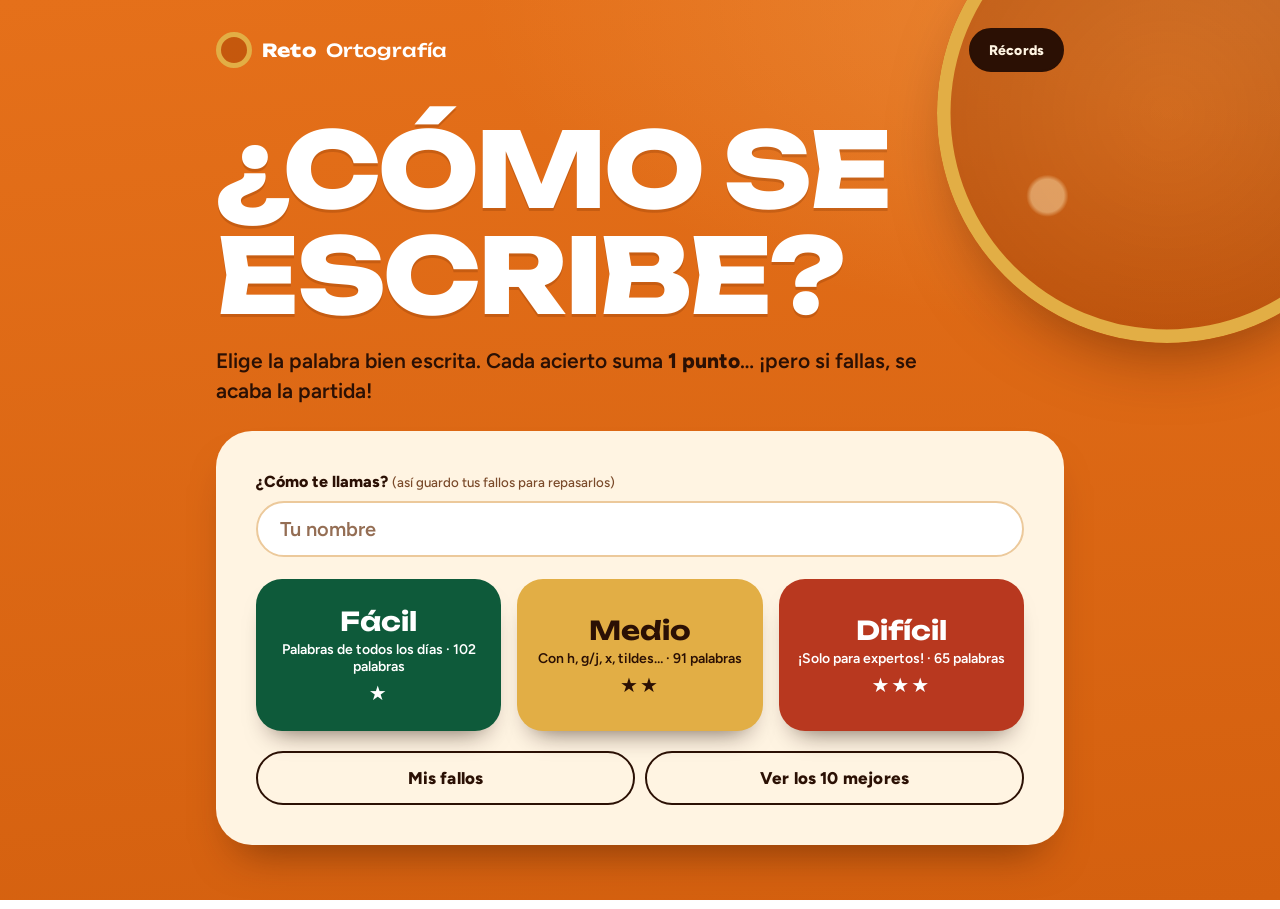
<file: index.html>
<!DOCTYPE html>
<html lang="es">
<head>
<meta charset="utf-8">
<meta name="viewport" content="width=device-width, initial-scale=1, viewport-fit=cover">
<title>Reto Ortografía · 6º de Primaria</title>
<link rel="preconnect" href="https://fonts.googleapis.com">
<link rel="preconnect" href="https://fonts.gstatic.com" crossorigin>
<link href="https://fonts.googleapis.com/css2?family=Unbounded:wght@500;700;800&family=Figtree:wght@500;700;800&display=swap" rel="stylesheet">
<link rel="stylesheet" href="style.css">
</head>
<body>
<div class="wrap">
  <header class="top">
    <button class="logo" id="logo" type="button" aria-label="Ir al inicio">Reto <span>Ortografía</span></button>
    <button class="btn small" id="btnRankTop" type="button">Récords</button>
  </header>

  <!-- INICIO -->
  <section id="screenStart" class="start">
    <h1><span class="ln">¿Cómo se</span><span class="ln">escribe?</span></h1>
    <p>Elige la palabra bien escrita. Cada acierto suma <b>1 punto</b>… ¡pero si fallas, se acaba la partida!</p>

    <div class="card">
      <label for="inPlayer">¿Cómo te llamas? <small>(así guardo tus fallos para repasarlos)</small></label>
      <input type="text" id="inPlayer" maxlength="24" autocomplete="off" placeholder="Tu nombre">

      <div class="levels" id="levels"></div>

      <div class="btnrow">
        <button class="btn secondary" id="btnFallos" type="button">Mis fallos <span class="count" id="fallosCount" hidden>0</span></button>
        <button class="btn secondary" id="btnRankStart" type="button">Ver los 10 mejores</button>
      </div>
    </div>
  </section>

  <!-- JUEGO / REPASO -->
  <section id="screenGame" hidden>
    <div class="hud">
      <div class="pill"><small id="hudL1">Puntos</small><b id="hudV1">0</b></div>
      <div class="pill"><small id="hudL2">Récord</small><b id="hudV2">0</b></div>
    </div>
    <div class="card">
      <div class="chips" id="chips"></div>
      <div class="question">¿Cuál está bien escrita?<span class="hint">Toca la opción correcta<span class="kbd-hint"> · o pulsa 1, 2 o 3 en el teclado</span></span></div>
      <div class="opts" id="opts"></div>
      <div class="feedback" id="feedback" aria-live="polite"></div>
    </div>
  </section>

  <!-- FIN DE PARTIDA -->
  <section id="screenEnd" class="card" hidden>
    <div class="center">
      <div class="chips" id="endChip"></div>
      <h2 id="endTitle">¡Fin de la partida!</h2>
      <div class="big-score" id="endScore">0</div>
      <p id="endSub">palabras seguidas</p>
    </div>
    <div class="review" id="review" hidden></div>

    <form id="nameForm" hidden novalidate>
      <h3 class="center">¡Estás entre los 10 mejores!</h3>
      <label for="inName">Tu nombre</label>
      <input type="text" id="inName" maxlength="24" autocomplete="off" placeholder="Nombre y primer apellido">
      <label for="inClass">Tu clase <small>(opcional)</small></label>
      <input type="text" id="inClass" maxlength="10" autocomplete="off" placeholder="Ej.: 6ºA">
      <div class="err" id="formErr" role="alert"></div>
      <button class="btn" type="submit">Guardar mi puntuación</button>
    </form>

    <p class="center" id="noTop" hidden>Aún no has entrado en el top 10 de este nivel. ¡Sigue practicando!</p>

    <div id="endBtns">
      <button class="btn" id="btnAgain" type="button">Jugar otra vez</button>
      <button class="btn secondary" id="btnEndRepaso" type="button">Repasar mis fallos</button>
      <button class="btn secondary" id="btnEndRank" type="button">Ver récords</button>
      <button class="btn secondary" id="btnEndHome" type="button">Cambiar de nivel</button>
    </div>
  </section>

  <!-- FIN DE REPASO -->
  <section id="screenRevEnd" class="card center" hidden>
    <h2 id="revTitle">¡Repaso terminado!</h2>
    <div class="sumrow">
      <div class="pill"><small>Dominadas</small><b id="revMastered">0</b></div>
      <div class="pill"><small>Te quedan</small><b id="revLeft">0</b></div>
    </div>
    <p id="revMsg"></p>
    <button class="btn" id="btnRevAgain" type="button">Seguir repasando</button>
    <button class="btn secondary" id="btnRevHome" type="button">Volver al inicio</button>
  </section>

  <!-- MIS FALLOS -->
  <section id="screenFallos" class="card" hidden>
    <h2 class="center">Mis fallos</h2>
    <p class="center" id="fallosIntro"></p>
    <ul class="flist" id="flist"></ul>
    <div class="empty" id="fallosEmpty" hidden>¡No tienes fallos pendientes!<br>Cuando te equivoques en una palabra, aparecerá aquí.</div>
    <button class="btn" id="btnStartRepaso" type="button">Repasar ahora</button>
    <button class="btn secondary" id="btnFallosBack" type="button">Volver</button>
  </section>

  <!-- RANKING -->
  <section id="screenRank" class="card" hidden>
    <h2 class="center">Los 10 mejores</h2>
    <div class="tabs" id="tabs" role="group" aria-label="Nivel">
      <button class="tab" type="button" data-level="facil" aria-pressed="false">★ Fácil</button>
      <button class="tab" type="button" data-level="medio" aria-pressed="false">★★ Medio</button>
      <button class="tab" type="button" data-level="dificil" aria-pressed="false">★★★ Difícil</button>
    </div>
    <ol class="rank" id="rankList"></ol>
    <div class="empty" id="rankEmpty" hidden>Todavía no hay récords en este nivel. ¡Sé el primero!</div>
    <button class="btn" id="btnBack" type="button">Volver</button>
    <div class="mode" id="modeNote"></div>
  </section>
</div>

<script src="jscript.js"></script>
</body>
</html>
</file>
<file: style.css>
/* =========================================================
   Estilo "luz dorada": mandarina, blanco gigante, dorado,
   verde botella y rojo labio. La lógica del juego no cambia.
   ========================================================= */
:root{
  box-sizing:border-box;
  padding-top:env(safe-area-inset-top,0px);
  padding-bottom:env(safe-area-inset-bottom,0px);
  --display:"Unbounded","Arial Black","Segoe UI",system-ui,sans-serif;
  --body:"Figtree","Segoe UI",system-ui,-apple-system,sans-serif;

  --bg1:#e5701a; --bg2:#d4600f; --glow:rgba(255,205,130,.30);
  --on-bg:#ffffff; --on-bg-ink:#2b1004;
  --paper:#fff4e2; --tint:#fbe0bb; --field:#ffffff;
  --ink:#2b1004; --muted:#7a4a2a; --line:#ecc99b;
  --brand:#2b1004; --brand-ink:#fff4e2;
  --accent:#d9620c;
  --ok:#0e5a3a; --ok-fill:#0e5a3a; --ok-ink:#ffffff; --ok-soft:#d6ebdd;
  --bad:#b8381f; --bad-fill:#b8381f; --bad-ink:#ffffff; --bad-soft:#f8d9cf;
  --gold:#e2ae45; --silver:#b4aca3; --bronze:#b8743f;
  --lv1:#0e5a3a; --lv1-ink:#ffffff;
  --lv2:#e2ae45; --lv2-ink:#2b1004;
  --lv3:#b8381f; --lv3-ink:#ffffff;
  --focus:#2b1004;
  --lift:0 26px 44px -22px rgba(72,26,0,.60);
  --lens-fill:rgba(160,60,0,.30); --lens-fill2:rgba(130,45,0,.42);
}
@media (prefers-color-scheme: dark){
  :root:not([data-theme="light"]){
    --bg1:#3d1a07; --bg2:#1c0b03; --glow:rgba(242,138,43,.30);
    --on-bg-ink:#ffd9ae;
    --paper:#2d1608; --tint:#412111; --field:#1f0e05;
    --ink:#ffebd2; --muted:#d9b48b; --line:#5b3519;
    --brand:#f28a1e; --brand-ink:#2b1004;
    --accent:#f7a84c;
    --ok:#5bd59b; --ok-fill:#5bd59b; --ok-ink:#06261a; --ok-soft:#113a2a;
    --bad:#ff9078; --bad-fill:#ff9078; --bad-ink:#3a0e05; --bad-soft:#4b2015;
    --lv1:#17784d; --lv3:#c4432a;
    --focus:#ffd28a;
    --lift:0 26px 44px -22px rgba(0,0,0,.75);
  }
}
:root[data-theme="dark"]{
  --bg1:#3d1a07; --bg2:#1c0b03; --glow:rgba(242,138,43,.30);
  --on-bg-ink:#ffd9ae;
  --paper:#2d1608; --tint:#412111; --field:#1f0e05;
  --ink:#ffebd2; --muted:#d9b48b; --line:#5b3519;
  --brand:#f28a1e; --brand-ink:#2b1004;
  --accent:#f7a84c;
  --ok:#5bd59b; --ok-fill:#5bd59b; --ok-ink:#06261a; --ok-soft:#113a2a;
  --bad:#ff9078; --bad-fill:#ff9078; --bad-ink:#3a0e05; --bad-soft:#4b2015;
  --lv1:#17784d; --lv3:#c4432a;
  --focus:#ffd28a;
  --lift:0 26px 44px -22px rgba(0,0,0,.75);
}

*{box-sizing:border-box}
html,body{margin:0;min-height:100%}
html{scroll-padding-top:env(safe-area-inset-top,0px);-webkit-text-size-adjust:100%}
*{-webkit-tap-highlight-color:transparent}
body{
  background:
    radial-gradient(90% 55% at 100% 0%,var(--glow),transparent 70%),
    linear-gradient(175deg,var(--bg1),var(--bg2));
  background-attachment:fixed;
  color:var(--ink);
  font-family:var(--body);
  font-size:18px; line-height:1.4;
}
/* La "lente": cristal tintado con aro dorado, como las gafas de la foto */
body::before{
  content:"";position:fixed;z-index:0;pointer-events:none;
  width:min(52vmin,460px);aspect-ratio:1;border-radius:50%;
  right:-13vmin;top:-13vmin;
  background:
    radial-gradient(circle at 24% 68%,rgba(255,236,190,.45) 0 3.5%,transparent 4.5%),
    radial-gradient(circle at 50% 50%,var(--lens-fill),var(--lens-fill2));
  box-shadow:inset 0 0 0 clamp(8px,1.5vmin,14px) var(--gold),0 30px 70px -30px rgba(60,20,0,.6);
}
.wrap{position:relative;z-index:1;width:100%;max-width:640px;margin:0 auto;
  padding:16px max(16px,env(safe-area-inset-right)) 48px max(16px,env(safe-area-inset-left))}

/* Cabecera */
header.top{display:flex;align-items:center;justify-content:space-between;gap:8px;margin-bottom:clamp(22px,6vw,44px)}
.logo{
  display:flex;align-items:center;gap:10px;background:none;border:0;padding:4px 0;cursor:pointer;
  font-family:var(--display);font-weight:800;font-size:15px;color:#fff;letter-spacing:.01em;text-align:left;
}
.logo span{font-weight:500}
.logo::before{
  content:"";flex:none;width:26px;height:26px;border-radius:50%;
  border:5px solid var(--gold);background:rgba(160,60,0,.45);
}

/* Paneles */
.card{background:var(--paper);color:var(--ink);border-radius:36px;padding:clamp(22px,5vw,40px);box-shadow:var(--lift)}
h1,h2,h3{margin:0 0 10px;line-height:1.1;font-family:var(--display)}
h2{font-size:clamp(20px,5vw,28px);font-weight:800;letter-spacing:-.01em}
h3{font-size:clamp(17px,4.2vw,21px);font-weight:700}
p{margin:6px 0 14px;color:var(--muted)}
.center{text-align:center}

/* Inicio: el titular gigante es la pieza principal */
.start h1{
  font-size:clamp(34px,10.4vw,104px);font-weight:800;line-height:1.02;letter-spacing:-.03em;
  text-transform:uppercase;color:#fff;margin:0 0 18px;
  text-shadow:0 3px 0 rgba(110,40,0,.22);
}
.start h1 .ln{display:block}
.start>p{font-size:clamp(17px,4.4vw,21px);font-weight:600;color:var(--on-bg-ink);max-width:34em;margin:0 0 26px}
.start>p b{font-weight:800}
@keyframes rise{from{clip-path:inset(-30% -5% 100% -5%);transform:translateY(26px)}to{clip-path:inset(-30% -5% -15% -5%);transform:none}}
.start h1 .ln{animation:rise .85s cubic-bezier(.2,.8,.2,1) both}
.start h1 .ln:nth-child(2){animation-delay:.14s}

/* Botones */
.btn{
  font-family:var(--body);font-weight:800;font-size:17px;letter-spacing:.01em;cursor:pointer;
  border:2px solid var(--brand);border-radius:999px;padding:14px 26px;min-height:54px;
  color:var(--brand-ink);background:var(--brand);width:100%;margin-top:12px;
  transition:transform .12s,background .12s,box-shadow .12s;
}
.btn:active{transform:scale(.98)}
.btn.secondary{background:transparent;color:var(--ink);border-color:var(--ink)}
.btn.small{width:auto;font-size:14px;padding:8px 18px;min-height:44px;margin:0}
.btn:disabled{opacity:.6;cursor:default}
.btn:focus-visible,.opt:focus-visible,.lvl:focus-visible,.tab:focus-visible,.logo:focus-visible,input:focus-visible{
  outline:3px solid var(--focus);outline-offset:3px;
}
.btnrow,#endBtns{display:grid;gap:10px;margin-top:12px}
.btnrow{margin-top:20px}
.btnrow .btn,#endBtns .btn{margin:0}
.count{
  display:inline-block;min-width:26px;padding:0 8px;margin-left:6px;border-radius:999px;
  background:var(--bad-fill);color:var(--bad-ink);font-size:14px;line-height:22px;
}

/* Formularios */
label{font-weight:800;display:block;margin:0 0 8px;text-align:left;font-size:16px}
label+input,form label{margin-top:0}
form label{margin-top:14px}
label small{font-weight:500;color:var(--muted)}
input[type=text]{
  font-family:var(--body);font-size:20px;font-weight:600;width:100%;padding:14px 22px;border-radius:999px;
  border:2px solid var(--line);background:var(--field);color:var(--ink);
}
input[type=text]:focus{border-color:var(--ink)}
input::placeholder{color:var(--muted);opacity:.8}

/* Niveles */
.levels{display:grid;gap:12px;margin-top:18px}
.lvl{
  font-family:var(--display);cursor:pointer;border:0;border-radius:26px;text-align:left;min-height:68px;
  padding:14px 22px;display:flex;align-items:center;justify-content:space-between;gap:10px;
  font-weight:700;font-size:20px;box-shadow:0 16px 26px -16px rgba(30,10,0,.65);
  transition:transform .12s,box-shadow .12s;
}
.lvl small{display:block;font-family:var(--body);font-weight:600;font-size:14px;margin-top:2px}
.lvl .st{font-family:var(--body);font-size:20px;letter-spacing:2px;white-space:nowrap}
.lvl:active{transform:scale(.98)}
.lvl[data-level="facil"]{background:var(--lv1);color:var(--lv1-ink)}
.lvl[data-level="medio"]{background:var(--lv2);color:var(--lv2-ink)}
.lvl[data-level="dificil"]{background:var(--lv3);color:var(--lv3-ink)}

/* Juego */
.hud{display:flex;justify-content:space-between;align-items:flex-end;gap:16px;margin-bottom:18px}
.hud .pill{background:none;padding:0;border-radius:0}
.hud .pill:last-child{text-align:right}
.hud .pill small{color:var(--on-bg-ink);font-weight:700;font-size:14px}
.hud .pill b{font-family:var(--display);font-weight:800;font-size:clamp(34px,9vw,56px);line-height:1;color:#fff;text-shadow:0 3px 0 rgba(110,40,0,.22)}
.pill{background:var(--tint);border-radius:24px;padding:12px 16px;text-align:center;font-weight:800}
.pill small{display:block;font-weight:600;color:var(--muted);font-size:14px}
.pill b{font-family:var(--display);font-size:28px;color:var(--accent)}
.chips{display:flex;justify-content:center;gap:8px;flex-wrap:wrap;margin-bottom:8px;min-height:30px}
.chip{font-size:13px;font-weight:800;border-radius:999px;padding:4px 14px;color:#fff;background:var(--ink)}
.chip.facil{background:var(--lv1);color:var(--lv1-ink)}
.chip.medio{background:var(--lv2);color:var(--lv2-ink)}
.chip.dificil{background:var(--lv3);color:var(--lv3-ink)}
.chip.rev{background:transparent;color:var(--ink);border:2px solid var(--gold);padding:2px 12px}
.question{text-align:center;font-family:var(--display);font-size:clamp(18px,4.6vw,24px);font-weight:700;line-height:1.2;margin:8px 0 24px}
.question .hint{display:block;font-family:var(--body);font-size:15px;font-weight:500;color:var(--muted);margin-top:8px;line-height:1.35}
.opts{display:grid;gap:12px}
.opt{
  font-family:var(--body);font-size:clamp(22px,6.2vw,30px);font-weight:800;text-align:center;cursor:pointer;
  background:var(--field);color:var(--ink);border:2px solid var(--line);border-radius:28px;
  padding:16px 14px;min-height:68px;overflow-wrap:anywhere;
  transition:transform .12s,background .12s,border-color .12s;
}
.opt:hover:not(:disabled){border-color:var(--ink)}
.opt:active:not(:disabled){transform:scale(.98)}
.opt.good{background:var(--ok-fill);border-color:var(--ok-fill);color:var(--ok-ink)}
.opt.bad{background:var(--bad-fill);border-color:var(--bad-fill);color:var(--bad-ink)}
.opt:disabled{cursor:default}
.feedback{min-height:34px;text-align:center;font-weight:800;font-size:19px;margin-top:16px}
.feedback.ok{color:var(--ok)} .feedback.ko{color:var(--bad)}
@keyframes pop{0%{transform:scale(1)}40%{transform:scale(1.06)}100%{transform:scale(1)}}
.pop{animation:pop .35s ease}
@keyframes shake{0%,100%{transform:translateX(0)}25%{transform:translateX(-8px)}75%{transform:translateX(8px)}}
.shake{animation:shake .3s ease}
@media (prefers-reduced-motion: reduce){.pop,.shake,.start h1 .ln{animation:none}}

/* Fin */
.big-score{font-family:var(--display);font-size:clamp(64px,18vw,120px);font-weight:800;color:var(--accent);line-height:1;text-align:center;letter-spacing:-.03em}
.review{background:var(--ok-soft);border:2px dashed var(--ok);border-radius:24px;padding:14px 18px;margin:16px 0;text-align:center;color:var(--ink)}
.review b{font-size:26px;color:var(--ok)}
.review s{color:var(--bad)}
.review small{display:block;color:var(--muted);font-size:14px;margin-top:4px}
.err{color:var(--bad);font-weight:700;min-height:22px;margin:6px 0 0}
.sumrow{display:flex;gap:10px;margin:16px 0}
.sumrow .pill{flex:1}
#endBtns{margin-top:20px}

/* Ranking */
.tabs{display:flex;gap:6px;margin:14px 0 6px;padding:5px;border-radius:999px;background:var(--tint)}
.tab{
  flex:1;font-family:var(--body);font-weight:800;font-size:15px;cursor:pointer;min-height:44px;
  border:0;background:transparent;color:var(--muted);border-radius:999px;padding:8px 4px;
  transition:background .12s,color .12s;
}
.tab[aria-pressed="true"]{background:var(--brand);color:var(--brand-ink)}
.rank,.flist{list-style:none;margin:12px 0 0;padding:0;display:grid;gap:8px;width:100%}
.rank li{display:grid;grid-template-columns:44px 1fr auto;align-items:center;gap:12px;background:var(--tint);border-radius:22px;padding:10px 16px}
.rank li.me{outline:3px solid var(--ink);outline-offset:2px}
.pos{width:36px;height:36px;border-radius:50%;display:grid;place-items:center;font-family:var(--display);font-size:14px;font-weight:700;background:var(--paper);color:var(--ink)}
.rank li:nth-child(1) .pos{background:var(--gold);color:#2b1004}
.rank li:nth-child(2) .pos{background:var(--silver);color:#2b1004}
.rank li:nth-child(3) .pos{background:var(--bronze);color:#fff}
.rname{font-weight:700;overflow:hidden;text-overflow:ellipsis;white-space:nowrap}
.rscore{font-family:var(--display);font-weight:800;font-size:20px;color:var(--accent)}
.empty{text-align:center;color:var(--muted);padding:18px 0}
.mode{font-size:13px;color:var(--muted);text-align:center;margin-top:16px}

/* Mis fallos */
.flist li{display:flex;align-items:center;justify-content:space-between;gap:10px;background:var(--tint);border-radius:22px;padding:12px 18px}
.flist .w{font-weight:800;font-size:22px}
.flist .meta{display:flex;align-items:center;gap:8px;font-size:14px;color:var(--muted);white-space:nowrap}
.dots{letter-spacing:2px;color:var(--ok);font-size:18px}

/* Pantallas pequeñas */
@media (max-width:360px){
  .logo{font-size:13px}
  .btn.small{font-size:13px;padding:8px 12px}
  .card{padding:18px}
  .lvl{font-size:17px;padding:10px 14px}
  .lvl small{font-size:12px}
  .lvl .st{font-size:16px}
  .rank li{grid-template-columns:38px 1fr auto;padding:8px 12px;gap:8px}
  .tab{font-size:13px}
}

/* Tablet y ordenador */
@media (min-width:700px){
  body{font-size:20px}
  .wrap{max-width:880px;padding-top:28px;padding-bottom:64px}
  .logo{font-size:18px}
  .levels{grid-template-columns:repeat(3,1fr);gap:16px;margin-top:22px}
  .lvl{flex-direction:column;justify-content:center;text-align:center;padding:26px 14px;gap:6px;font-size:26px;min-height:130px}
  .lvl small{margin-top:4px}
  .opts{grid-template-columns:repeat(3,1fr);gap:16px}
  .opt{padding:34px 10px;min-height:110px;display:flex;align-items:center;justify-content:center;font-size:28px}
  .btnrow{grid-template-columns:1fr 1fr}
  #endBtns{grid-template-columns:1fr 1fr}
  #btnAgain{grid-column:1 / -1}
  .rank,.flist,.tabs{max-width:620px;margin-left:auto;margin-right:auto}
  .rank{margin-top:14px}.flist{margin-top:14px}
  #nameForm{max-width:460px;margin:0 auto}
  .card>.btn,.card>.btn.secondary{display:block;max-width:460px;margin-left:auto;margin-right:auto}
  .sumrow{max-width:460px;margin-left:auto;margin-right:auto}
}
@media (hover:hover) and (pointer:fine){
  .btn:hover{transform:translateY(-2px)}
  .lvl:hover{transform:translateY(-3px)}
}
@media (hover:none){.opt:hover:not(:disabled){border-color:var(--line)}}
button,.opt,.lvl,.tab{touch-action:manipulation}
.kbd-hint{display:none}
@media (hover:hover) and (pointer:fine){.kbd-hint{display:inline}}

/* Móvil en horizontal (poca altura) */
@media (max-height:480px) and (orientation:landscape){
  .wrap{padding-top:8px;padding-bottom:16px}
  header.top{margin-bottom:12px}
  .card{padding:16px 20px;border-radius:28px}
  .question{margin:2px 0 10px;font-size:17px}
  .question .hint{display:none}
  .hud{margin-bottom:8px}
  .hud .pill b{font-size:26px}
  .opts{grid-template-columns:repeat(3,1fr);gap:10px}
  .opt{padding:12px 8px;min-height:56px;font-size:22px}
  .feedback{margin-top:8px;min-height:26px;font-size:16px}
  .levels{grid-template-columns:repeat(3,1fr)}
  .lvl{flex-direction:column;text-align:center;padding:10px 8px;font-size:18px;min-height:0}
  .start h1{font-size:30px}
  p{margin:4px 0 8px}
}

[hidden]{display:none!important}
</file>
